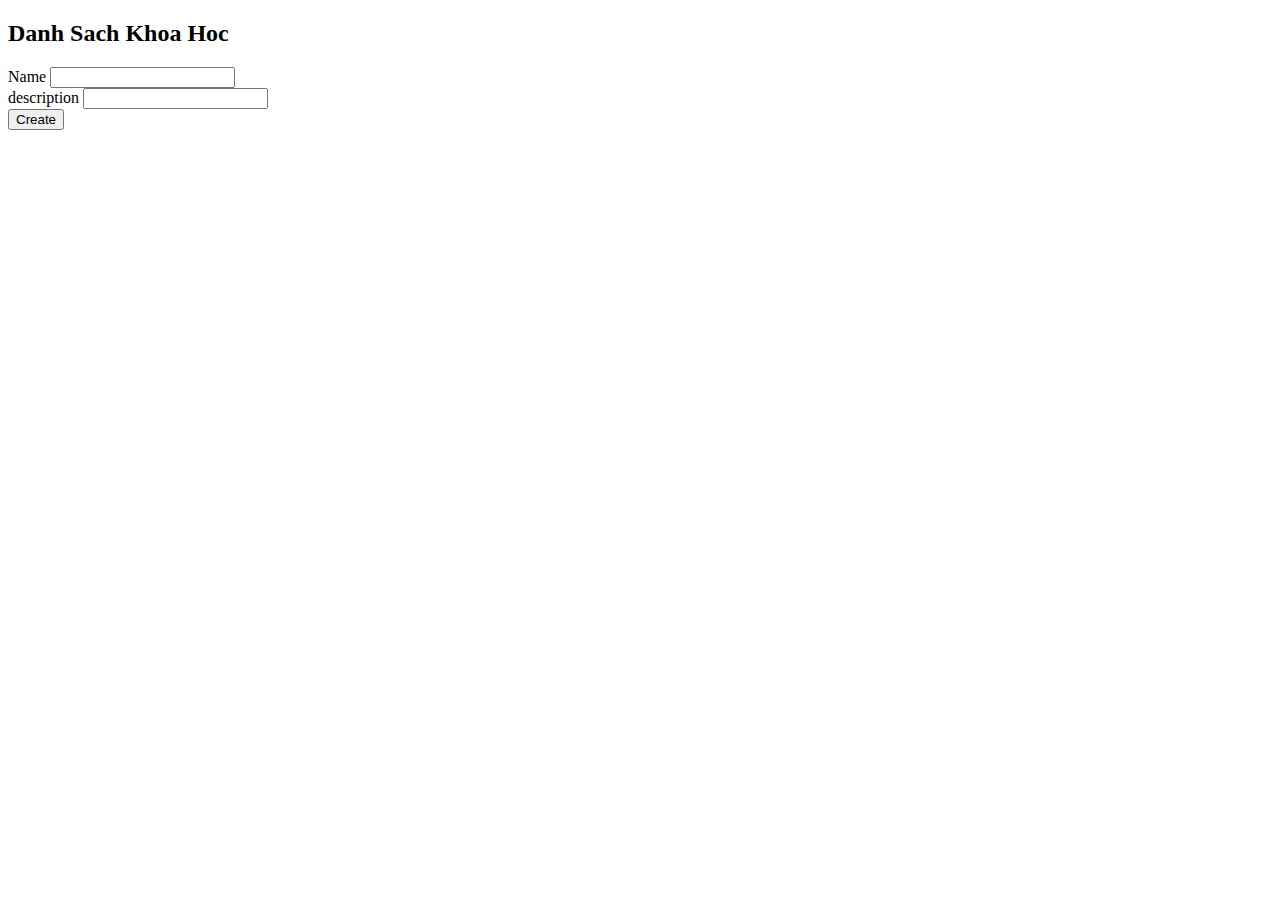
<file: API/index.html>
<!DOCTYPE html>
<html lang="en">
<head>
    <meta charset="UTF-8">
    <meta name="viewport" content="width=device-width, initial-scale=1.0">
    <title>Practice API</title>
</head>
<body>
    <div id="root">
        <ul id="comment-block">
        </ul>
        <div style="display: block"> 
            <h2>Danh Sach Khoa Hoc</h2>
            <ul id="courses-block"></ul>

            <label for="">Name</label>
            <input type="text" name="Name" id="name">
            <br>
            <label for="">description</label>
            <input type="text" name="description" id="description">
            <br>
            <button id="create">Create</button>
        </div>
            
    </div>
    <script src="./app.js"></script>
</body>
</html>
</file>
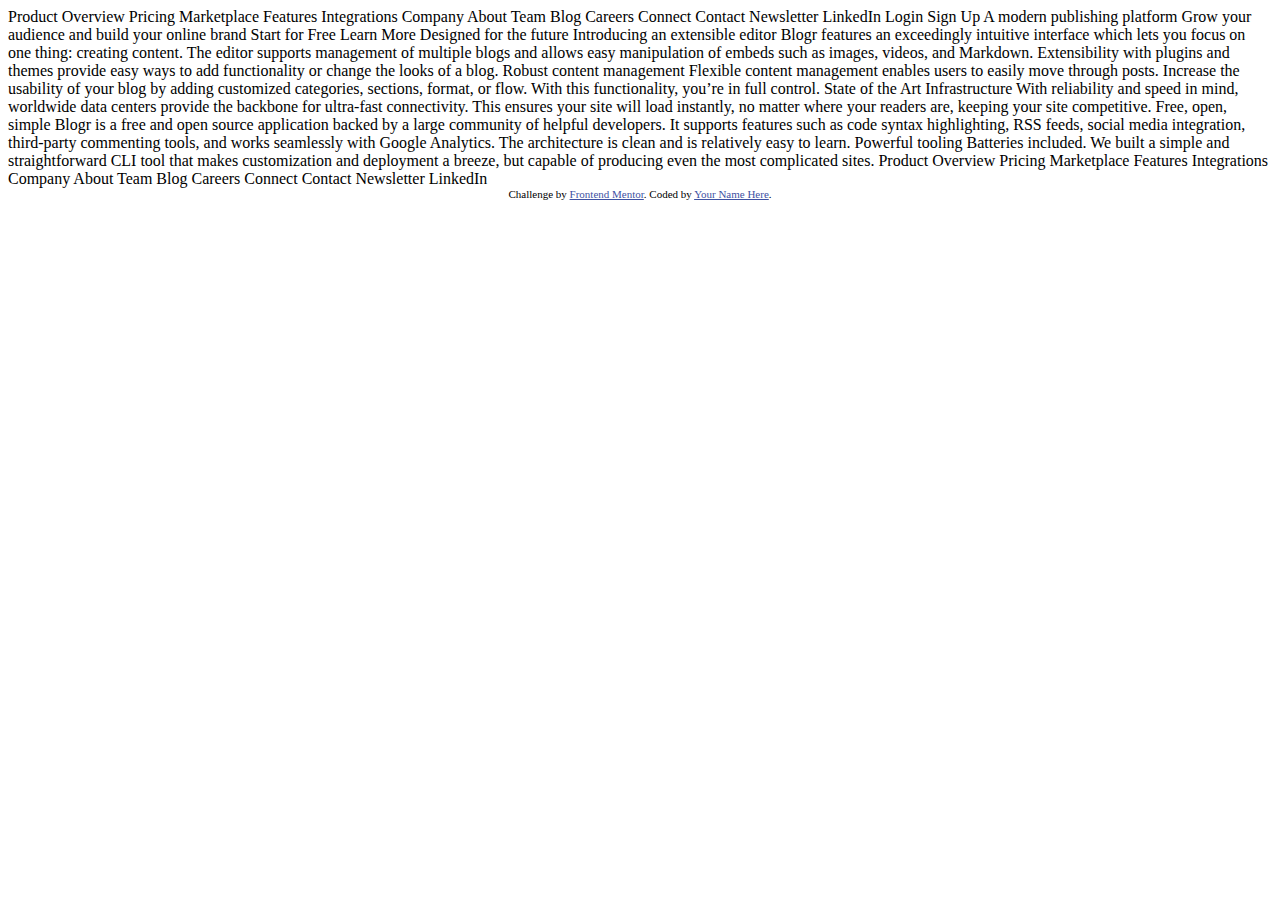
<file: blogr-landing-page-main/index.html>
<!DOCTYPE html>
<html lang="en">
<head>
  <meta charset="UTF-8">
  <meta name="viewport" content="width=device-width, initial-scale=1.0"> <!-- displays site properly based on user's device -->

  <link rel="icon" type="image/png" sizes="32x32" href="./images/favicon-32x32.png">
  
  <title>Frontend Mentor | [Blogr]</title>

  <!-- Feel free to remove these styles or customise in your own stylesheet 👍 -->
  <style>
    .attribution { font-size: 11px; text-align: center; }
    .attribution a { color: hsl(228, 45%, 44%); }
  </style>
</head>
<body>
  Product

  Overview
  Pricing
  Marketplace
  Features
  Integrations

  Company

  About
  Team
  Blog
  Careers

  Connect

  Contact
  Newsletter
  LinkedIn
  
  Login
  Sign Up

  A modern publishing platform
  Grow your audience and build your online brand

  Start for Free
  Learn More

  Designed for the future

  Introducing an extensible editor
  Blogr features an exceedingly intuitive interface which lets you focus on one thing: creating content. 
  The editor supports management of multiple blogs and allows easy manipulation of embeds such as images, 
  videos, and Markdown. Extensibility with plugins and themes provide easy ways to add functionality or 
  change the looks of a blog.

  Robust content management
  Flexible content management enables users to easily move through posts. Increase the usability of your blog 
  by adding customized categories, sections, format, or flow. With this functionality, you’re in full control.

  State of the Art Infrastructure
  With reliability and speed in mind, worldwide data centers provide the backbone for ultra-fast connectivity. 
  This ensures your site will load instantly, no matter where your readers are, keeping your site competitive.

  Free, open, simple
  Blogr is a free and open source application backed by a large community of helpful developers. It supports 
  features such as code syntax highlighting, RSS feeds, social media integration, third-party commenting tools, 
  and works seamlessly with Google Analytics. The architecture is clean and is relatively easy to learn.

  Powerful tooling
  Batteries included. We built a simple and straightforward CLI tool that makes customization and deployment a breeze, but
  capable of producing even the most complicated sites.

  Product

  Overview
  Pricing
  Marketplace
  Features
  Integrations

  Company

  About
  Team
  Blog
  Careers

  Connect
  
  Contact
  Newsletter
  LinkedIn

  <div class="attribution">
    Challenge by <a href="https://www.frontendmentor.io?ref=challenge" target="_blank">Frontend Mentor</a>. 
    Coded by <a href="#">Your Name Here</a>.
  </div>
</body>
</html>
</file>
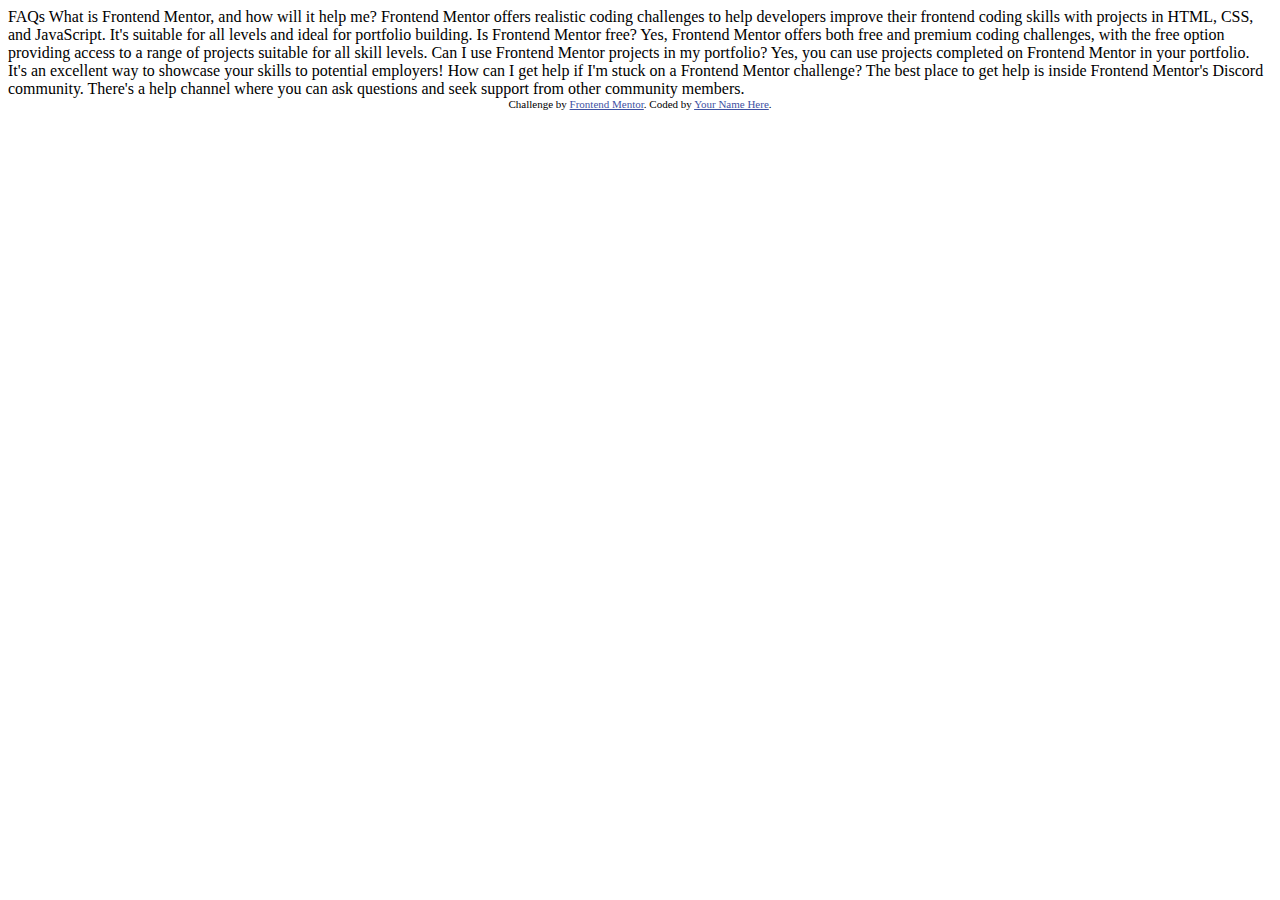
<file: faq-accordion-main/index.html>
<!DOCTYPE html>
<html lang="en">
<head>
  <meta charset="UTF-8">
  <meta name="viewport" content="width=device-width, initial-scale=1.0"> <!-- displays site properly based on user's device -->

  <link rel="icon" type="image/png" sizes="32x32" href="./assets/images/favicon-32x32.png">
  
  <title>Frontend Mentor | FAQ accordion</title>

  <!-- Feel free to remove these styles or customise in your own stylesheet 👍 -->
  <style>
    .attribution { font-size: 11px; text-align: center; }
    .attribution a { color: hsl(228, 45%, 44%); }
  </style>
</head>
<body>

  FAQs

  What is Frontend Mentor, and how will it help me?

  Frontend Mentor offers realistic coding challenges to help developers improve their 
  frontend coding skills with projects in HTML, CSS, and JavaScript. It's suitable for 
  all levels and ideal for portfolio building.

  Is Frontend Mentor free?

  Yes, Frontend Mentor offers both free and premium coding challenges, with the free 
  option providing access to a range of projects suitable for all skill levels.

  Can I use Frontend Mentor projects in my portfolio?

  Yes, you can use projects completed on Frontend Mentor in your portfolio. It's an excellent
  way to showcase your skills to potential employers!

  How can I get help if I'm stuck on a Frontend Mentor challenge?
  
  The best place to get help is inside Frontend Mentor's Discord community. There's a help 
  channel where you can ask questions and seek support from other community members.

  
  <div class="attribution">
    Challenge by <a href="https://www.frontendmentor.io?ref=challenge" target="_blank">Frontend Mentor</a>. 
    Coded by <a href="#">Your Name Here</a>.
  </div>
</body>
</html>
</file>
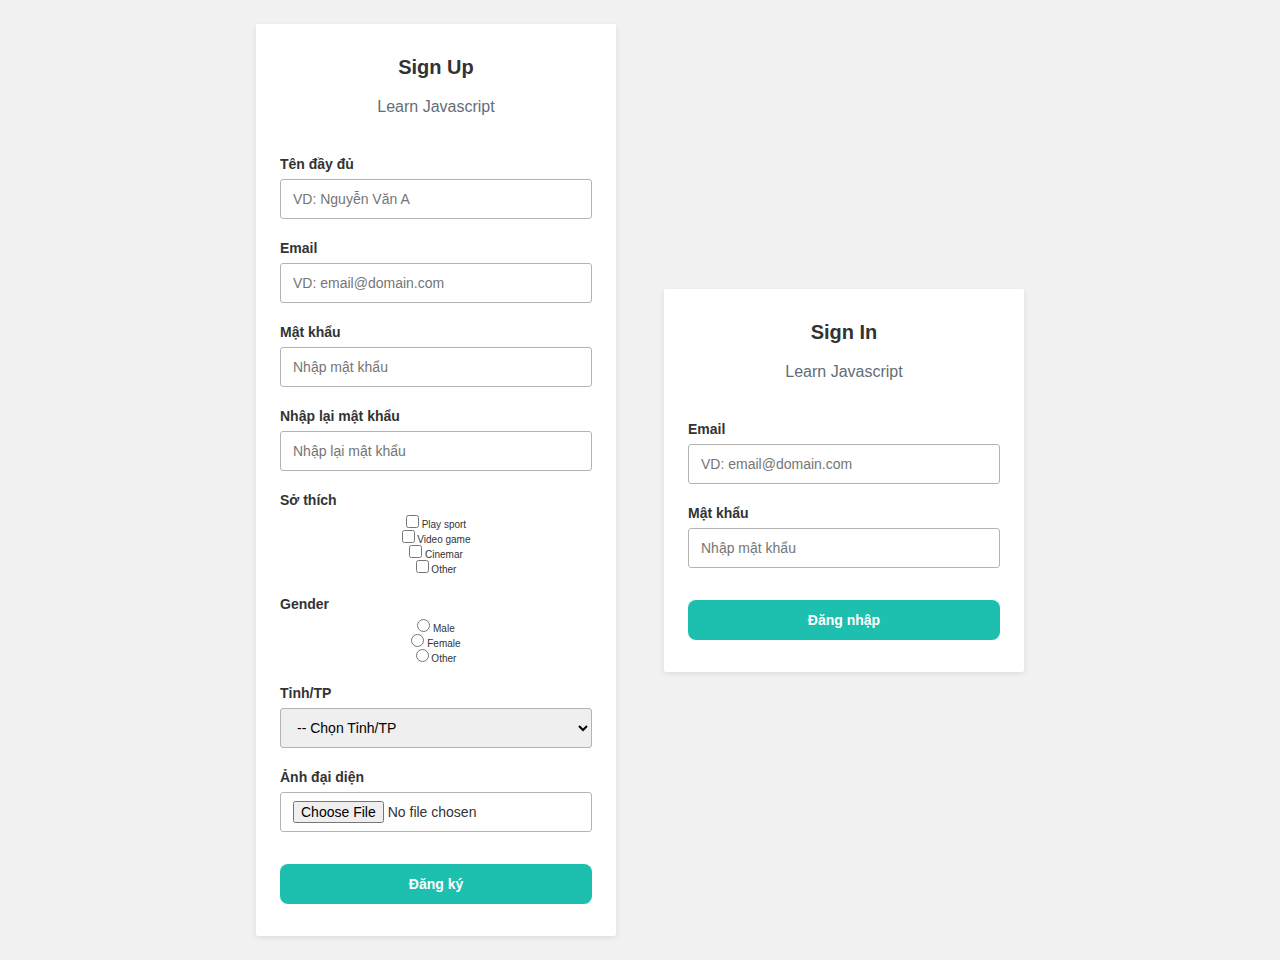
<file: form/index.html>
<!DOCTYPE html>
<html lang="en">
<head>
    <meta charset="UTF-8">
    <meta name="viewport" content="width=device-width, initial-scale=1.0">
    <title>Form</title>
    <link rel="stylesheet" href="./style.css">
</head>
<body>
    <div class="main">

        <form action="" method="POST" class="form" id="form-1">
            <h3 class="heading">Sign Up</h3>
            <p class="desc">Learn Javascript</p>

            <div class="spacer"></div>

            <div class="form-group">
            <label for="fullname" class="form-label">Tên đầy đủ</label>
            <input id="fullname" name="fullname" type="text" placeholder="VD: Nguyễn Văn A" class="form-control">
            <span class="form-message"></span>
            </div>

            <div class="form-group">
            <label for="email" class="form-label">Email</label>
            <input id="email" name="email" type="text" placeholder="VD: email@domain.com" class="form-control">
            <span class="form-message"></span>
            </div>

            <div class="form-group">
            <label for="password" class="form-label">Mật khẩu</label>
            <input id="password" name="password" type="password" placeholder="Nhập mật khẩu" class="form-control">
            <span class="form-message"></span>
            </div>

            <div class="form-group">
            <label for="password_confirmation" class="form-label">Nhập lại mật khẩu</label>
            <input id="password_confirmation" name="password_confirmation" placeholder="Nhập lại mật khẩu" type="password" class="form-control">
            <span class="form-message"></span>
            </div>

            <div class="form-group">
            <label for="hobby" class="form-label">Sở thích</label>
            <div class="form-checkbox">
                <div>
                    <input class="hobby" name="hobby" type="checkbox" value="sport" class="form-control">
                    Play sport
                </div>
                <div>
                    <input class="hobby" name="hobby" type="checkbox" value="game" class="form-control">
                    Video game
                </div>
                <div>
                    <input class="hobby" name="hobby" type="checkbox" value="cinemar" class="form-control">
                    Cinemar
                </div>
                <div>
                    <input class="hobby" name="hobby" type="checkbox" value="other" class="form-control">
                    Other
                </div>
            </div>
            <span class="form-message"></span>
            </div>

            <div class="form-group">
            <label for="gender" class="form-label">Gender</label>
            <div class="form-ratio">
                <div>
                    <input class="gender" name="gender" type="radio" value="male" class="form-control">
                    Male
                </div>
                <div>
                    <input class="gender" name="gender" type="radio" value="female" class="form-control">
                    Female
                </div>
                <div>
                    <input class="gender" name="gender" type="radio" value="other" class="form-control">
                    Other
                </div>
            </div>
            <span class="form-message"></span>
            </div>

            <div class="form-group">
                <label for="location" class="form-label">Tỉnh/TP</label>
                <select id="location" name="location" class="form-control">
                    <option value="">-- Chọn Tỉnh/TP</option>
                    <option value="hanoi">Hà Nội</option>
                    <option value="haiphong">Hải Phòng</option>
                </select>
                <span class="form-message"></span>
            </div>

            <div class="form-group">
            <label for="avatar" class="form-label">Ảnh đại diện</label>
            <input id="avatar" name="avatar" type="file" class="form-control">
            <span class="form-message"></span>
            </div>

            <button class="form-submit">Đăng ký</button>
        </form>

        <form action="" method="POST" class="form" id="form-2">
            <h3 class="heading">Sign In </h3>
            <p class="desc">Learn Javascript</p>

            <div class="spacer"></div>

            <div class="form-group">
            <label for="email" class="form-label">Email</label>
            <input id="email" name="email" type="text" placeholder="VD: email@domain.com" class="form-control">
            <span class="form-message"></span>
            </div>

            <div class="form-group">
            <label for="password" class="form-label">Mật khẩu</label>
            <input id="password" name="password" type="password" placeholder="Nhập mật khẩu" class="form-control">
            <span class="form-message"></span>
            </div>

            <button class="form-submit">Đăng nhập</button>
        </form>
    </div>
    <script src="./main.js"></script>
    <script>
        // mong muốn
        Validator({
            form: '#form-1',
            formGroupSelector: '.form-group',
            formMessage: '.form-message',
            rules: [
                Validator.isRequired('#fullname', 'Vui lòng nhập tên của bạn.'),
                Validator.isRequired('#email', 'Email là cần thiết'),
                Validator.isRequired('#password', 'Password không được để trống!'),
                Validator.isRequired('input[name="gender"]', 'Hãy chọn giới tính của bạn'),
                Validator.isRequired('#location', 'Vui lòng chọn địa chỉ của bạn'),
                Validator.isRequired('#avatar', 'Hãy tải ảnh của bạn lên'),
                Validator.isEmail('#email'),
                Validator.isPassword('#password', 6),
                Validator.checkPassword('#password_confirmation', function() {
                    return document.querySelector('#form-1 #password').value
                })
            ],
            onSubmit: function (data) {
                console.log(data)
            }
        });

        Validator({
            form: '#form-2',
            formGroupSelector: '.form-group',
            formMessage: '.form-message',
            rules: [
                Validator.isRequired('#email', 'Email là cần thiết'),
                Validator.isRequired('#password', 'Password không được để trống!'),
            ],
            onSubmit: function (data) {
                console.log(data)
            }
        });

    </script>

</body>
</html>
</file>
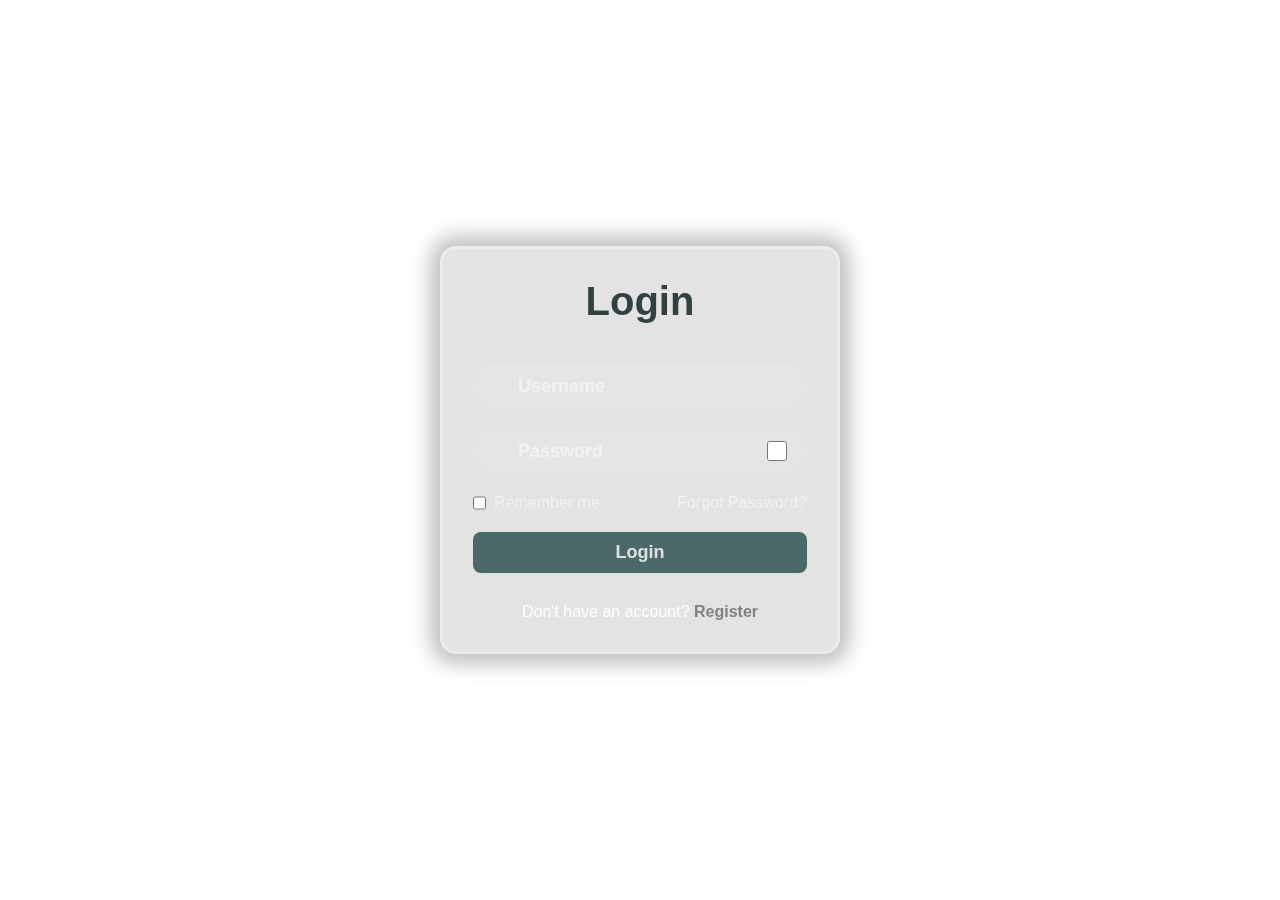
<file: login/index.html>
<!DOCTYPE html>
<html lang="en">
<head>
    <meta charset="UTF-8">
    <meta name="viewport" content="width=device-width, initial-scale=1.0">
    <title>Login Form</title>
    <link rel="stylesheet" href="./index.css">
</head>
<body>
    <form action="#" class="login-form">
        <h1 class="login-title">Login</h1>

        <div class="input-box">
            <i class="bx bx-user"></i>
            <input type="text" placeholder="Username">
        </div>

        <div class="input-box">
            <i class="bx bx-password"></i>
            <input type="password" placeholder="Password" id="pwd">
            <input type="checkbox" id="show-pwd" onclick="pwd.type = this.checked ? 'text' : 'password'">
        </div>

        <div class="remember-forgot-box">
            <label for="remember">
                <input type="checkbox" id="remember">
                Remember me
            </label>

            <a href="#">Forgot Password?</a>
        </div>

        <button class="login-btn">Login</button>

        <p class="register">
            Don't have an account?
            <a href="#">Register</a>
        </p>
    </form>
</body>
</html>
</file>
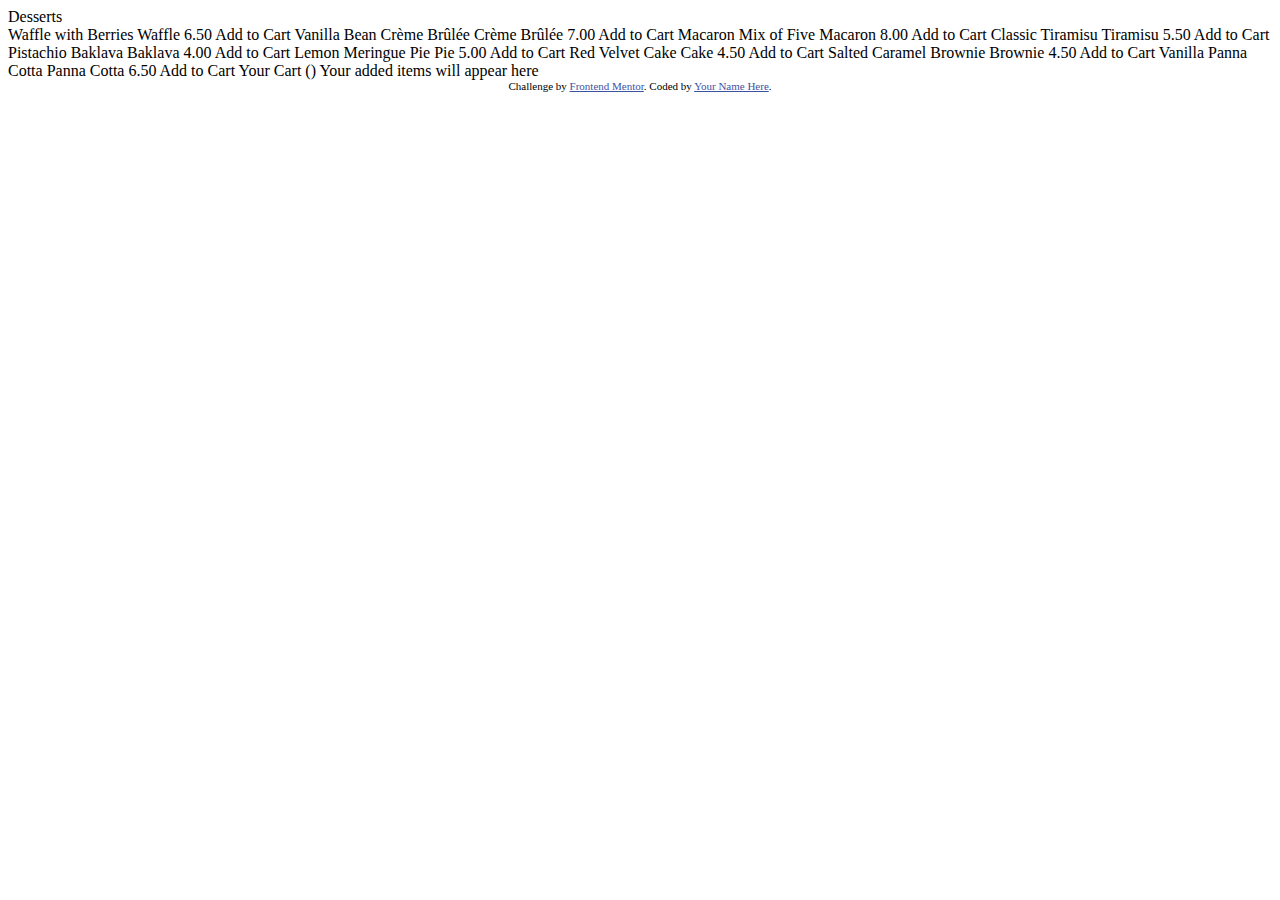
<file: product-list-with-cart-main/index.html>
<!DOCTYPE html>
<html lang="en">
<head>
  <meta charset="UTF-8">
  <meta name="viewport" content="width=device-width, initial-scale=1.0"> <!-- displays site properly based on user's device -->

  <link rel="icon" type="image/png" sizes="32x32" href="./assets/images/favicon-32x32.png">
  
  <title>Frontend Mentor | Product list with cart</title>

  <!-- Feel free to remove these styles or customise in your own stylesheet 👍 -->
  <style>
    .attribution { font-size: 11px; text-align: center; }
    .attribution a { color: hsl(228, 45%, 44%); }
  </style>
</head>
<body>
  <div class="home">
    <div class="Logo">Desserts</div>
  </div>
  
  

  Waffle with Berries
  Waffle
  6.50
  Add to Cart

  Vanilla Bean Crème Brûlée
  Crème Brûlée
  7.00
  Add to Cart

  Macaron Mix of Five
  Macaron
  8.00
  Add to Cart

  Classic Tiramisu
  Tiramisu
  5.50
  Add to Cart

  Pistachio Baklava
  Baklava
  4.00
  Add to Cart

  Lemon Meringue Pie
  Pie
  5.00
  Add to Cart

  Red Velvet Cake
  Cake
  4.50
  Add to Cart

  Salted Caramel Brownie
  Brownie
  4.50
  Add to Cart

  Vanilla Panna Cotta
  Panna Cotta
  6.50
  Add to Cart

  Your Cart (<!-- Quantity -->)
  Your added items will appear here

  <div class="attribution">
    Challenge by <a href="https://www.frontendmentor.io?ref=challenge">Frontend Mentor</a>. 
    Coded by <a href="#">Your Name Here</a>.
  </div>
</body>
</html>
</file>
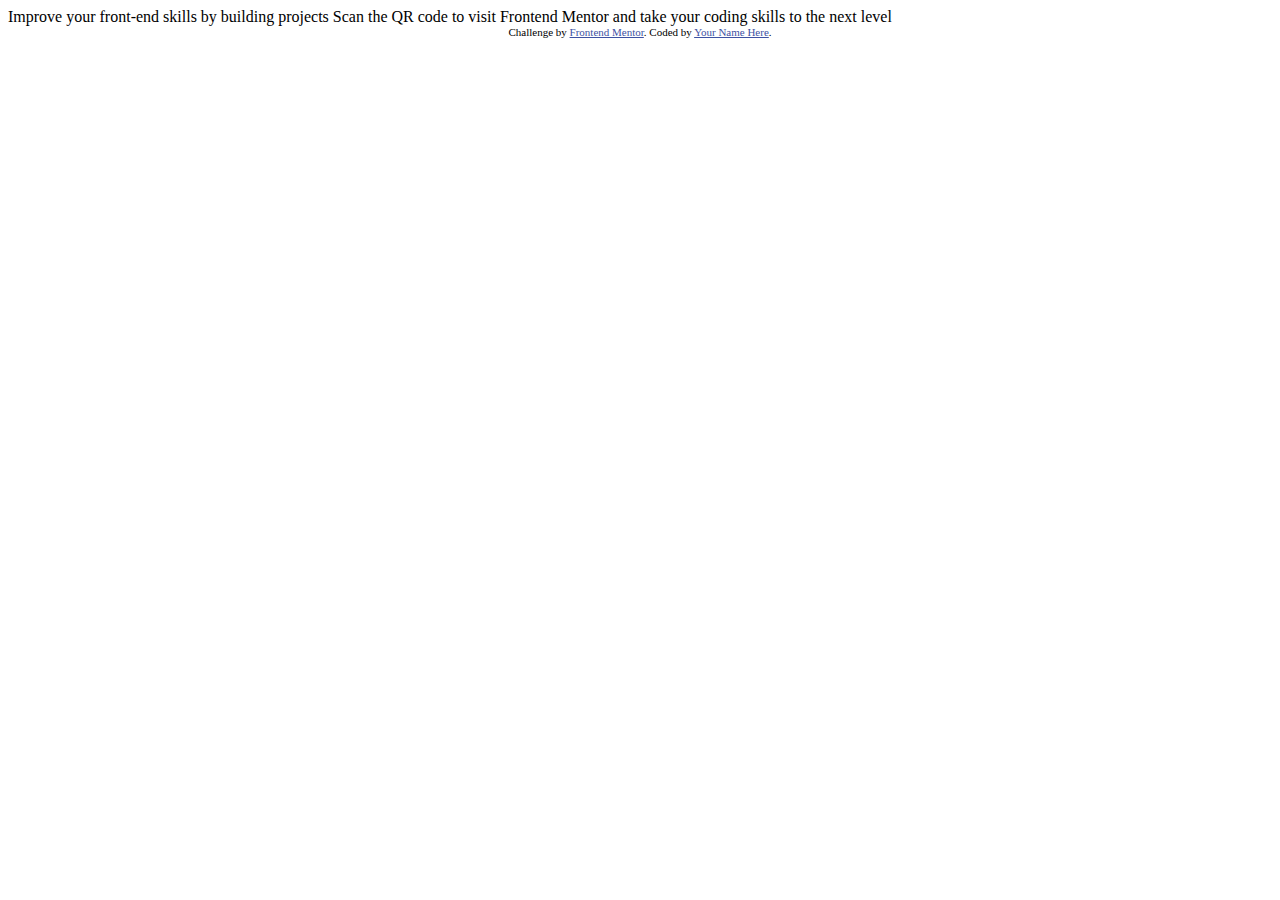
<file: qr-code-component-main/index.html>
<!DOCTYPE html>
<html lang="en">
<head>
  <meta charset="UTF-8">
  <meta name="viewport" content="width=device-width, initial-scale=1.0"> <!-- displays site properly based on user's device -->

  <link rel="icon" type="image/png" sizes="32x32" href="./images/favicon-32x32.png">
  
  <title>Frontend Mentor | QR code component</title>

  <!-- Feel free to remove these styles or customise in your own stylesheet 👍 -->
  <style>
    .attribution { font-size: 11px; text-align: center; }
    .attribution a { color: hsl(228, 45%, 44%); }
  </style>
</head>
<body>

  Improve your front-end skills by building projects

  Scan the QR code to visit Frontend Mentor and take your coding skills to the next level
  
  <div class="attribution">
    Challenge by <a href="https://www.frontendmentor.io?ref=challenge" target="_blank">Frontend Mentor</a>. 
    Coded by <a href="#">Your Name Here</a>.
  </div>
</body>
</html>
</file>
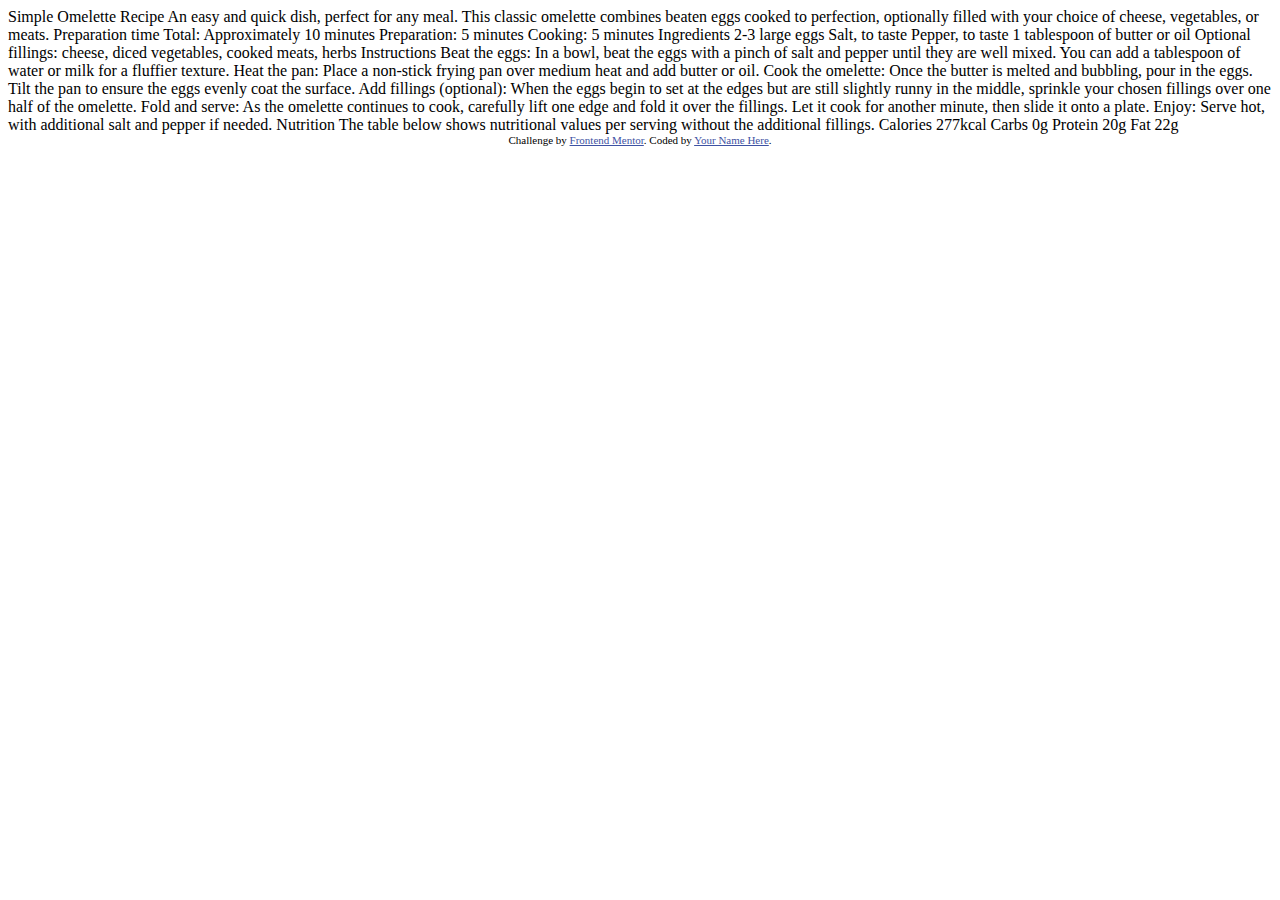
<file: recipe-page-main/index.html>
<!DOCTYPE html>
<html lang="en">
<head>
  <meta charset="UTF-8">
  <meta name="viewport" content="width=device-width, initial-scale=1.0"> <!-- displays site properly based on user's device -->

  <link rel="icon" type="image/png" sizes="32x32" href="./assets/images/favicon-32x32.png">
  
  <title>Frontend Mentor | Recipe page</title>

  <!-- Feel free to remove these styles or customise in your own stylesheet 👍 -->
  <style>
    .attribution { font-size: 11px; text-align: center; }
    .attribution a { color: hsl(228, 45%, 44%); }
  </style>
</head>
<body>

  Simple Omelette Recipe

  An easy and quick dish, perfect for any meal. This classic omelette combines beaten eggs cooked 
  to perfection, optionally filled with your choice of cheese, vegetables, or meats.

  Preparation time

  Total: Approximately 10 minutes
  Preparation: 5 minutes
  Cooking: 5 minutes

  Ingredients

  2-3 large eggs
  Salt, to taste
  Pepper, to taste
  1 tablespoon of butter or oil
  Optional fillings: cheese, diced vegetables, cooked meats, herbs

  Instructions

  Beat the eggs: In a bowl, beat the eggs with a pinch of salt and pepper until they are well mixed. 
  You can add a tablespoon of water or milk for a fluffier texture.

  Heat the pan: Place a non-stick frying pan over medium heat and add butter or oil.

  Cook the omelette: Once the butter is melted and bubbling, pour in the eggs. Tilt the pan to ensure 
  the eggs evenly coat the surface.

  Add fillings (optional): When the eggs begin to set at the edges but are still slightly runny in the 
  middle, sprinkle your chosen fillings over one half of the omelette.

  Fold and serve: As the omelette continues to cook, carefully lift one edge and fold it over the 
  fillings. Let it cook for another minute, then slide it onto a plate.

  Enjoy: Serve hot, with additional salt and pepper if needed.

  Nutrition

  The table below shows nutritional values per serving without the additional fillings.

  Calories
  277kcal

  Carbs
  0g

  Protein
  20g

  Fat
  22g
  
  <div class="attribution">
    Challenge by <a href="https://www.frontendmentor.io?ref=challenge" target="_blank">Frontend Mentor</a>. 
    Coded by <a href="#">Your Name Here</a>.
  </div>
</body>
</html>
</file>
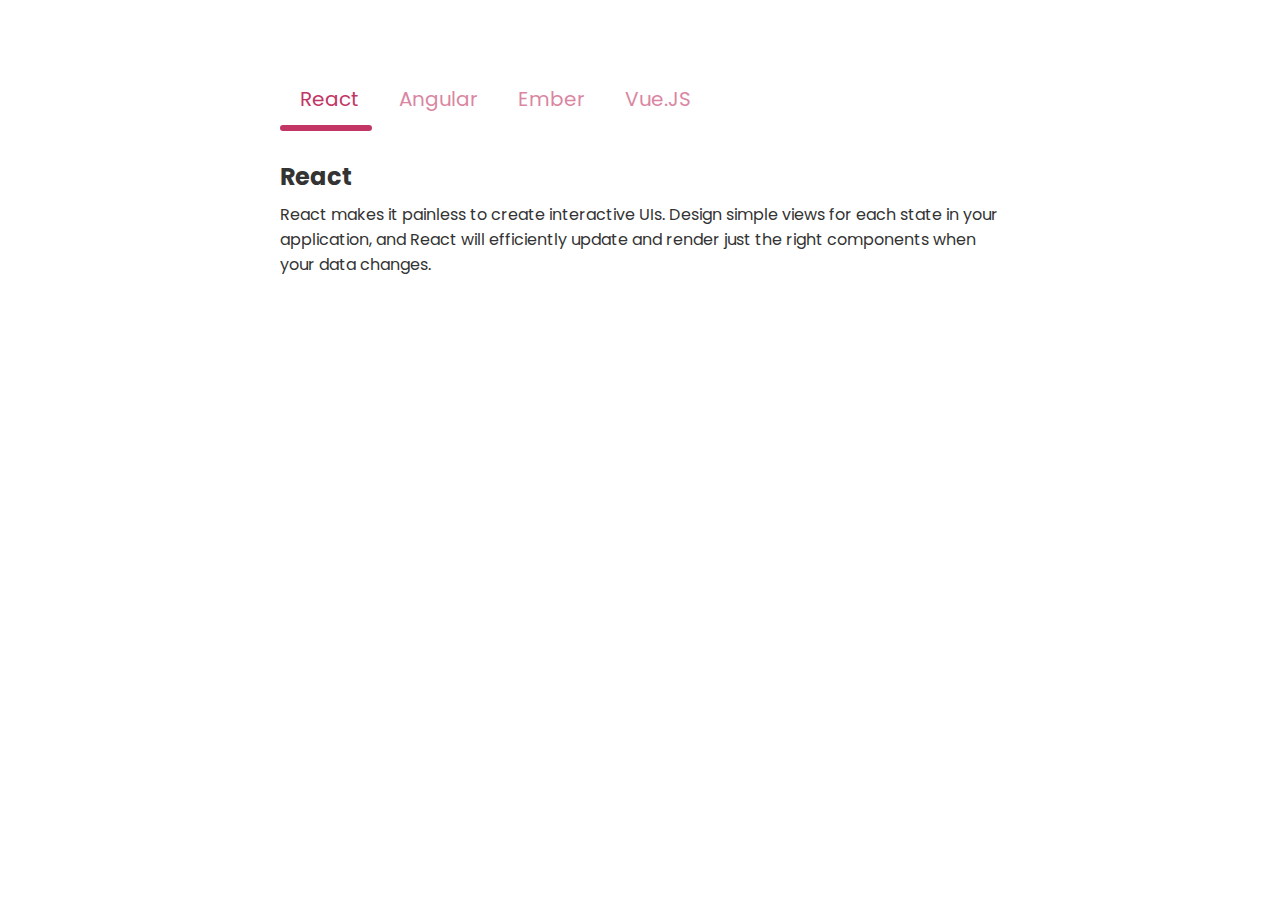
<file: tabs-UI/index.html>
<!DOCTYPE html>
<html lang="en">
<head>
    <meta charset="UTF-8">
    <meta name="viewport" content="width=device-width, initial-scale=1.0">
    <title>Document</title>
    <link rel="preconnect" href="https://fonts.gstatic.com">
    <link rel="stylesheet" href="https://cdnjs.cloudflare.com/ajax/libs/font-awesome/5.15.2/css/all.min.css" integrity="sha512-HK5fgLBL+xu6dm/Ii3z4xhlSUyZgTT9tuc/hSrtw6uzJOvgRr2a9jyxxT1ely+B+xFAmJKVSTbpM/CuL7qxO8w==" crossorigin="anonymous" />
    <link href="https://fonts.googleapis.com/css2?family=Poppins:wght@300;400;500;600&display=swap" rel="stylesheet">
    <link rel="stylesheet" href="./style.css">
</head>
<body>
    <div>
        <!-- Tab items -->
        <div class="tabs">
            <div class="tab-item active">
            <i class="tab-icon fas fa-code"></i>
            React
            </div>
            <div class="tab-item">
            <i class="tab-icon fas fa-cog"></i>
            Angular
            </div>
            <div class="tab-item">
            <i class="tab-icon fas fa-plus-circle"></i>
            Ember
            </div>
            <div class="tab-item">
            <i class="tab-icon fas fa-pen-nib"></i>
            Vue.JS
            </div>
            <div class="line"></div>
        </div>

        <!-- Tab content -->
        <div class="tab-content">
            <div class="tab-pane active">
            <h2>React</h2>
            <p>React makes it painless to create interactive UIs. Design simple views for each state in your application, and React will efficiently update and render just the right components when your data changes.</p>
            </div>
            <div class="tab-pane">
            <h2>Angular</h2>
            <p>Angular is an application design framework and development platform for creating efficient and sophisticated single-page apps.</p>
            </div>
            <div class="tab-pane">
            <h2>Ember</h2>
            <p>Ember.js is a productive, battle-tested JavaScript framework for building modern web applications. It includes everything you need to build rich UIs that work on any device.</p>
            </div>
            <div class="tab-pane">
            <h2>Vue.js</h2>
            <p>Vue (pronounced /vjuː/, like view) is a progressive framework for building user interfaces. Unlike other monolithic frameworks, Vue is designed from the ground up to be incrementally adoptable. </p>
            </div>
        </div>
    </div>

    <script src="./main.js"></script>
</body>
</html>
</file>
<file: form/style.css>
* {
  padding: 0;
  margin: 0;
  box-sizing: border-box;
}
html {
  color: #333;
  font-size: 62.5%;
  font-family: "Open Sans", sans-serif;
}
.main {
  background: #f1f1f1;
  min-height: 100vh;
  display: flex;
  justify-content: center;
}
.form {
  width: 360px;
  min-height: 100px;
  padding: 32px 24px;
  text-align: center;
  background: #fff;
  border-radius: 2px;
  margin: 24px;
  align-self: center;
  box-shadow: 0 2px 5px 0 rgba(51, 62, 73, 0.1);
}
.form .heading {
  font-size: 2rem;
}
.form .desc {
  text-align: center;
  color: #636d77;
  font-size: 1.6rem;
  font-weight: lighter;
  line-height: 2.4rem;
  margin-top: 16px;
  font-weight: 300;
}

.form-group {
  display: flex;
  margin-bottom: 16px;
  flex-direction: column;
}

.form-label,
.form-message {
  text-align: left;
}

.form-label {
  font-weight: 700;
  padding-bottom: 6px;
  line-height: 1.8rem;
  font-size: 1.4rem;
}

.form-control {
  height: 40px;
  padding: 8px 12px;
  border: 1px solid #b3b3b3;
  border-radius: 3px;
  outline: none;
  font-size: 1.4rem;
}

.form-control:hover {
  border-color: #1dbfaf;
}

.form-group.invalid .form-control {
  border-color: #f33a58;
}

.form-group.invalid .form-message {
  color: #f33a58;
}

.form-message {
  font-size: 1.2rem;
  line-height: 1.6rem;
  padding: 4px 0 0;
}

.form-submit {
  outline: none;
  background-color: #1dbfaf;
  margin-top: 12px;
  padding: 12px 16px;
  font-weight: 600;
  color: #fff;
  border: none;
  width: 100%;
  font-size: 14px;
  border-radius: 8px;
  cursor: pointer;
}

.form-submit:hover {
  background-color: #1ac7b6;
}

.spacer {
  margin-top: 36px;
}
</file>
<file: login/index.css>
* {
    margin: 0;
    padding: 0;
    box-sizing: border-box;
    font-family: 'Gill san', sans-serif;
}

body {
    min-height: 100vh;
    display: flex;
    align-items: center;
    justify-content: center;
    background-image: url('https://images.unsplash.com/photo-1485470733090-0aae1788d5af?fm=jpg&q=60&w=3000&ixlib=rb-4.0.3&ixid=M3wxMjA3fDB8MHxzZWFyY2h8Nnx8d2FsbHBhcGVyJTIwNGt8ZW58MHx8MHx8fDA%3D');
    background-size: cover;
    background-repeat: no-repeat;
    background-position: center;
}

.login-form {
    background: rgba(64,64,64, 0.15);
    border: 3px solid rgba(255, 255, 255, 0.3);
    padding: 30px;
    border-radius: 16px;
    backdrop-filter: blur(25px);
    text-align: center;
    color: white;
    width: 400px;
    box-shadow: 0px 0px 20px 10px rgba(0, 0, 0, 0.25);
}

.login-title {
    font-size: 40px;
    margin-bottom: 40px;
    color: rgba(4, 24, 24, 0.8);
}

.input-box {
    margin: 20px 0px;
    position: relative;
    display: flex;
}

.input-box input {
    width: 100%;
    background: rgba(255, 255, 255, 0.1);
    border: none;
    padding: 12px 12px 12px 45px;
    font-size: 18px;
    color: white;
    border-radius: 100px;
    transition: 0.3s;
    outline: 3px solid transparent;
    font-weight: 600;
}

.input-box input::placeholder {
    color: rgba(255, 255, 255, 0.5);
    font-size: 18px;
    font-weight: 600;
}

.input-box input:focus {
    outline: 3px solid rgba(255, 255, 255, 0.5);
}

.input-box input::-ms-reveal {
    filter: invert(100%);
}

#show-pwd {
    position: absolute;
    right: 10px;
    top: 12px;
    width: 40px;
    height: 20px;
    cursor: pointer;
    outline: none;
}

.remember-forgot-box {
    display: flex;
    justify-content: space-between;
    margin: 20px 0;
    font-size: 16px;
}

.remember-forgot-box label,
.remember-forgot-box input {
    display: flex;
    gap: 8px;
    cursor: pointer;
    color: rgba(245, 245, 245, 0.8);
}

.remember-forgot-box a {
    color: rgba(245, 245, 245, 0.8);
    text-decoration: none;
}

.remember-forgot-box a:hover {
    text-decoration: underline;
}

.login-btn {
    width: 100%;
    padding: 10px 0;
    background-color: rgba(24, 64, 64, 0.75);
    border-radius: 8px;
    outline: none;
    font-size: 18px;
    font-weight: 600;
    color: rgba(255, 255, 255, 0.8);
    border: none;
    cursor: pointer;
    transition: 0.3s;
}

.login-btn:hover {
    background-color: rgba(24, 64, 64, 1);
}

.register {
    margin-top: 30px;
    font-size: 16px;
}

.register a {
    text-decoration: none;
    color: gray;
    font-weight: 600;
}

.register a:hover {
    text-decoration: underline;
}
</file>
<file: tabs-UI/style.css>
* {
  padding: 0;
  margin: 0;
  box-sizing: border-box;
}
body {
  display: flex;
  font-family: "Poppins", sans-serif;
}
body > div {
  margin: 5% auto 0;
  max-width: 720px;
}
.tabs {
  display: flex;
  position: relative;
}
.tabs .line {
  position: absolute;
  left: 0;
  bottom: 0;
  width: 0;
  height: 6px;
  border-radius: 15px;
  background-color: #c23564;
  transition: all 0.2s ease;
}
.tab-item {
  min-width: 80px;
  padding: 16px 20px 11px 20px;
  font-size: 20px;
  text-align: center;
  color: #c23564;
  background-color: #fff;
  border-top-left-radius: 5px;
  border-top-right-radius: 5px;
  border-bottom: 5px solid transparent;
  opacity: 0.6;
  cursor: pointer;
  transition: all 0.5s ease;
}
.tab-icon {
  font-size: 24px;
  width: 32px;
  position: relative;
  top: 2px;
}
.tab-item:hover {
  opacity: 1;
  background-color: rgba(194, 53, 100, 0.05);
  border-color: rgba(194, 53, 100, 0.1);
}
.tab-item.active {
  opacity: 1;
  /* border-bottom: #8f2020 5px solid; */
}
.tab-content {
  padding: 28px 0;
}
.tab-pane {
  color: #333;
  display: none;
}
.tab-pane.active {
  display: block;
}
.tab-pane h2 {
  font-size: 24px;
  margin-bottom: 8px;
}
</file>
